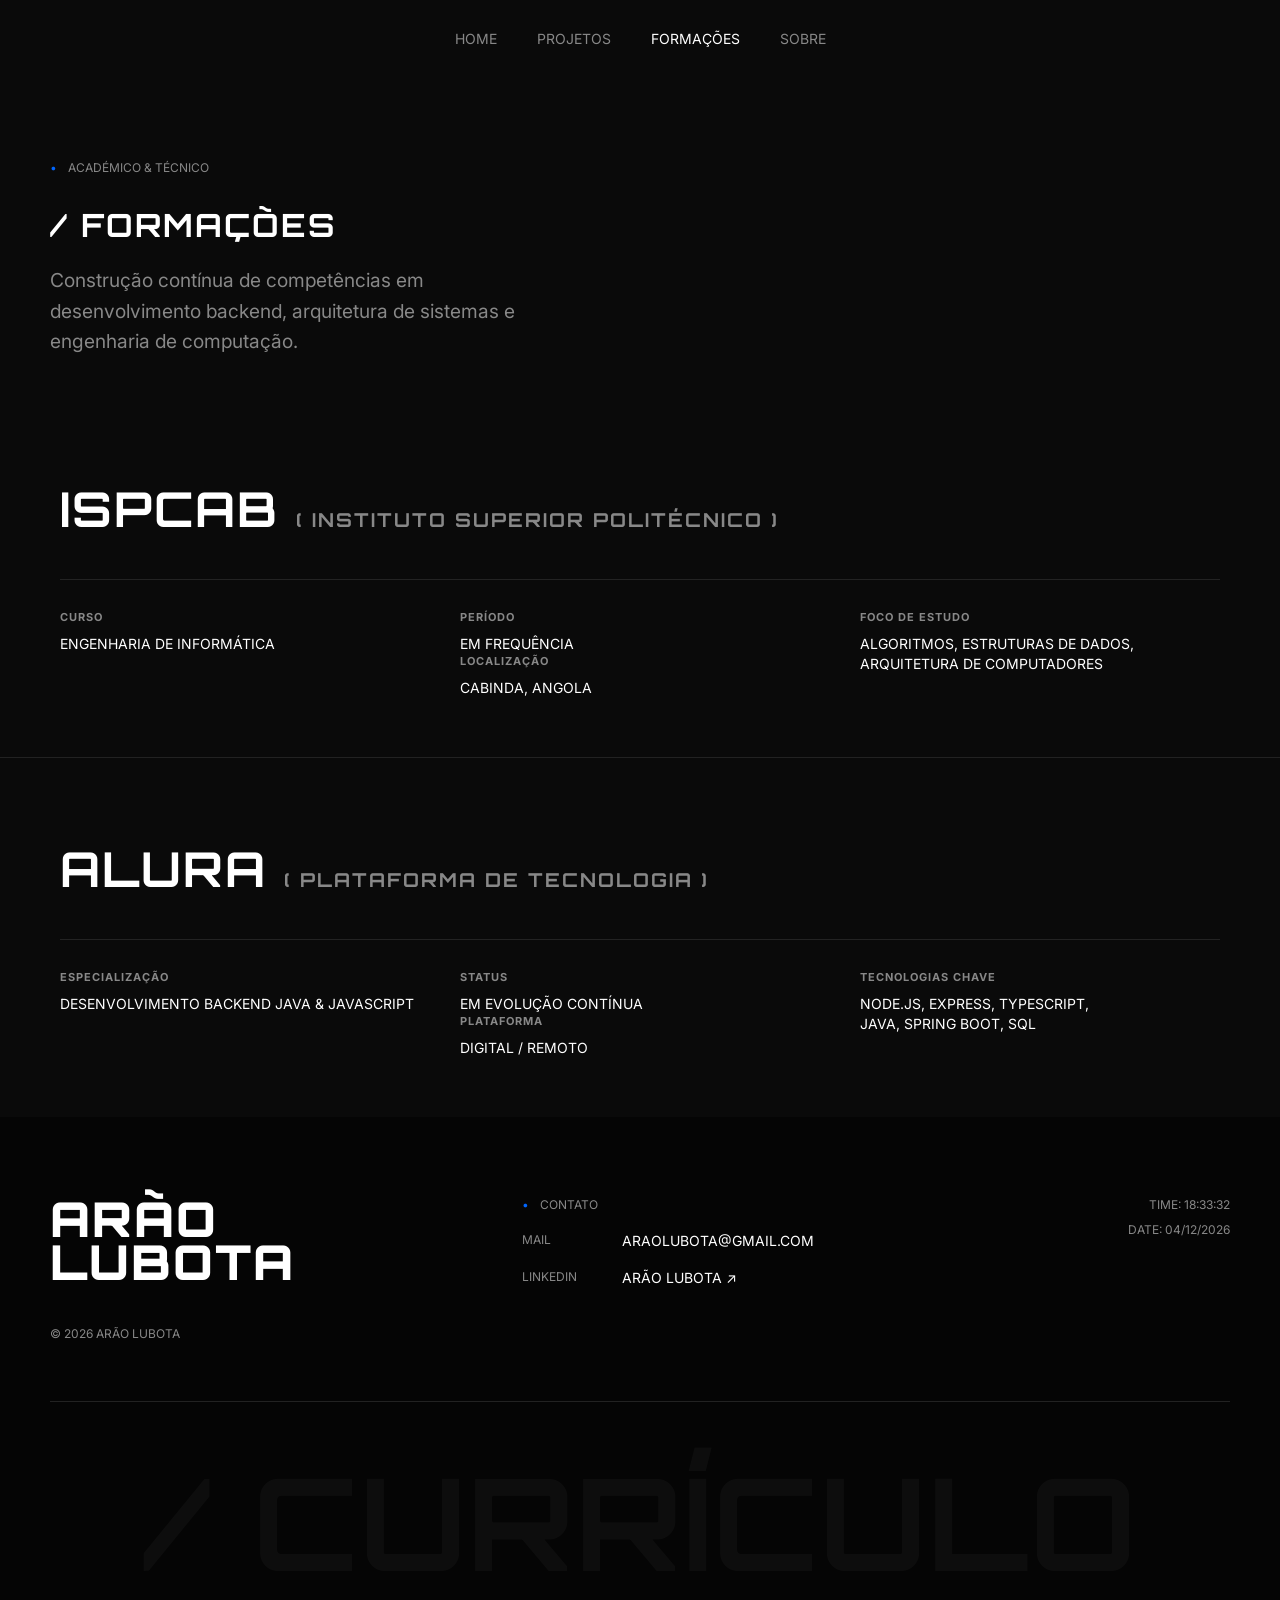
<file: formacoes.html>
<!DOCTYPE html>
<html lang="pt-br">

<head>
    <meta charset="UTF-8">
    <meta name="viewport" content="width=device-width, initial-scale=1.0">
    <link rel="icon" href="image/favicon.ico" type="image/favicon.ico">
    <title>Arão Lubota | Formações</title>
    <link rel="preconnect" href="https://fonts.googleapis.com">
    <link rel="preconnect" href="https://fonts.gstatic.com" crossorigin>
    <link
        href="https://fonts.googleapis.com/css2?family=Inter:wght@400;500;600&family=Orbitron:wght@700;900&display=swap"
        rel="stylesheet">

    <link rel="stylesheet" href="style/style.css">
</head>

<body>

    <nav class="navbar-container">
        <div class="navbar-menu">
            <a href="index.html" class="menu-item">Home</a>
            <a href="projetos.html" class="menu-item">Projetos</a>
            <a href="formacoes.html" class="menu-item active">Formações</a>
            <a href="sobre.html" class="menu-item">Sobre</a>
        </div>
    </nav>

    <!-- Cabeçalho da Página de Formações -->
    <section class="content-section" style="padding-top: 160px; padding-bottom: 40px;">
        <div class="info-container">
            <span class="bullet-intro"><span class="bullet-blue">•</span> ACADÉMICO & TÉCNICO</span>
            <div class="main-text">
                <h2 class="tech-font section-title">/ FORMAÇÕES</h2>
                <p class="description">
                    Construção contínua de competências em desenvolvimento backend, arquitetura de sistemas e engenharia
                    de computação.
                </p>
            </div>
        </div>
    </section>

    <!-- Bloco 1: Ensino Superior -->
    <section class="project-card" style="height: auto; min-height: 40vh; padding-top: 40px;">
        <div class="project-content">
            <div class="project-header">
                <h2 class="tech-font project-title">ISPCAB <span class="project-subtitle">( INSTITUTO SUPERIOR
                        POLITÉCNICO )</span></h2>
            </div>
            <div class="project-meta">
                <div class="meta-col">
                    <h3>CURSO</h3>
                    <p>ENGENHARIA DE INFORMÁTICA</p>
                </div>
                <div class="meta-col">
                    <h3>PERÍODO</h3>
                    <p>EM FREQUÊNCIA</p>
                    <h3>LOCALIZAÇÃO</h3>
                    <p>CABINDA, ANGOLA</p>
                </div>
                <div class="meta-col">
                    <h3>FOCO DE ESTUDO</h3>
                    <p>ALGORITMOS, ESTRUTURAS DE DADOS,<br>ARQUITETURA DE COMPUTADORES</p>
                </div>
            </div>
        </div>
    </section>

    <!-- Bloco 2: Especializações Técnicas -->
    <section class="project-card"
        style="height: auto; min-height: 40vh; padding-top: 40px; border-top: 1px solid #222222;">
        <div class="project-content">
            <div class="project-header">
                <h2 class="tech-font project-title">ALURA <span class="project-subtitle">( PLATAFORMA DE TECNOLOGIA
                        )</span></h2>
            </div>
            <div class="project-meta">
                <div class="meta-col">
                    <h3>ESPECIALIZAÇÃO</h3>
                    <p>DESENVOLVIMENTO BACKEND JAVA & JAVASCRIPT</p>
                </div>
                <div class="meta-col">
                    <h3>STATUS</h3>
                    <p>EM EVOLUÇÃO CONTÍNUA</p>
                    <h3>PLATAFORMA</h3>
                    <p>DIGITAL / REMOTO</p>
                </div>
                <div class="meta-col">
                    <h3>TECNOLOGIAS CHAVE</h3>
                    <p>NODE.JS, EXPRESS, TYPESCRIPT,<br>JAVA, SPRING BOOT, SQL</p>
                </div>
            </div>
        </div>
    </section>

    <footer class="site-footer">
        <div class="footer-top-grid">
            <div class="footer-brand tech-font">ARÃO<br>LUBOTA</div>
            <div class="footer-contact-block">
                <span class="contact-title"><span class="bullet-blue">•</span> CONTATO</span>
                <div class="contact-row">
                    <span class="contact-label">MAIL</span>
                    <a href="mailto:ARAOLUBOTA@GMAIL.COM" class="contact-value">ARAOLUBOTA@GMAIL.COM</a>
                </div>
                <div class="contact-row">
                    <span class="contact-label">LINKEDIN</span>
                    <a href="#" target="_blank" class="contact-value">ARÃO LUBOTA ↗</a>
                </div>
            </div>
            <div class="footer-metadata">
                <div>TIME: <span id="footer-time">00:00:00</span></div>
                <div>DATE: <span id="footer-date">00/00/0000</span></div>
            </div>
            <div class="footer-copyright">&copy; 2026 ARÃO LUBOTA</div>
        </div>
        <div class="footer-bottom-title">
            <h1 class="tech-font large-footer-text">/ CURRÍCULO</h1>
        </div>
        </section>

        <script src="js/script.js"></script>
</body>

</html>
</file>
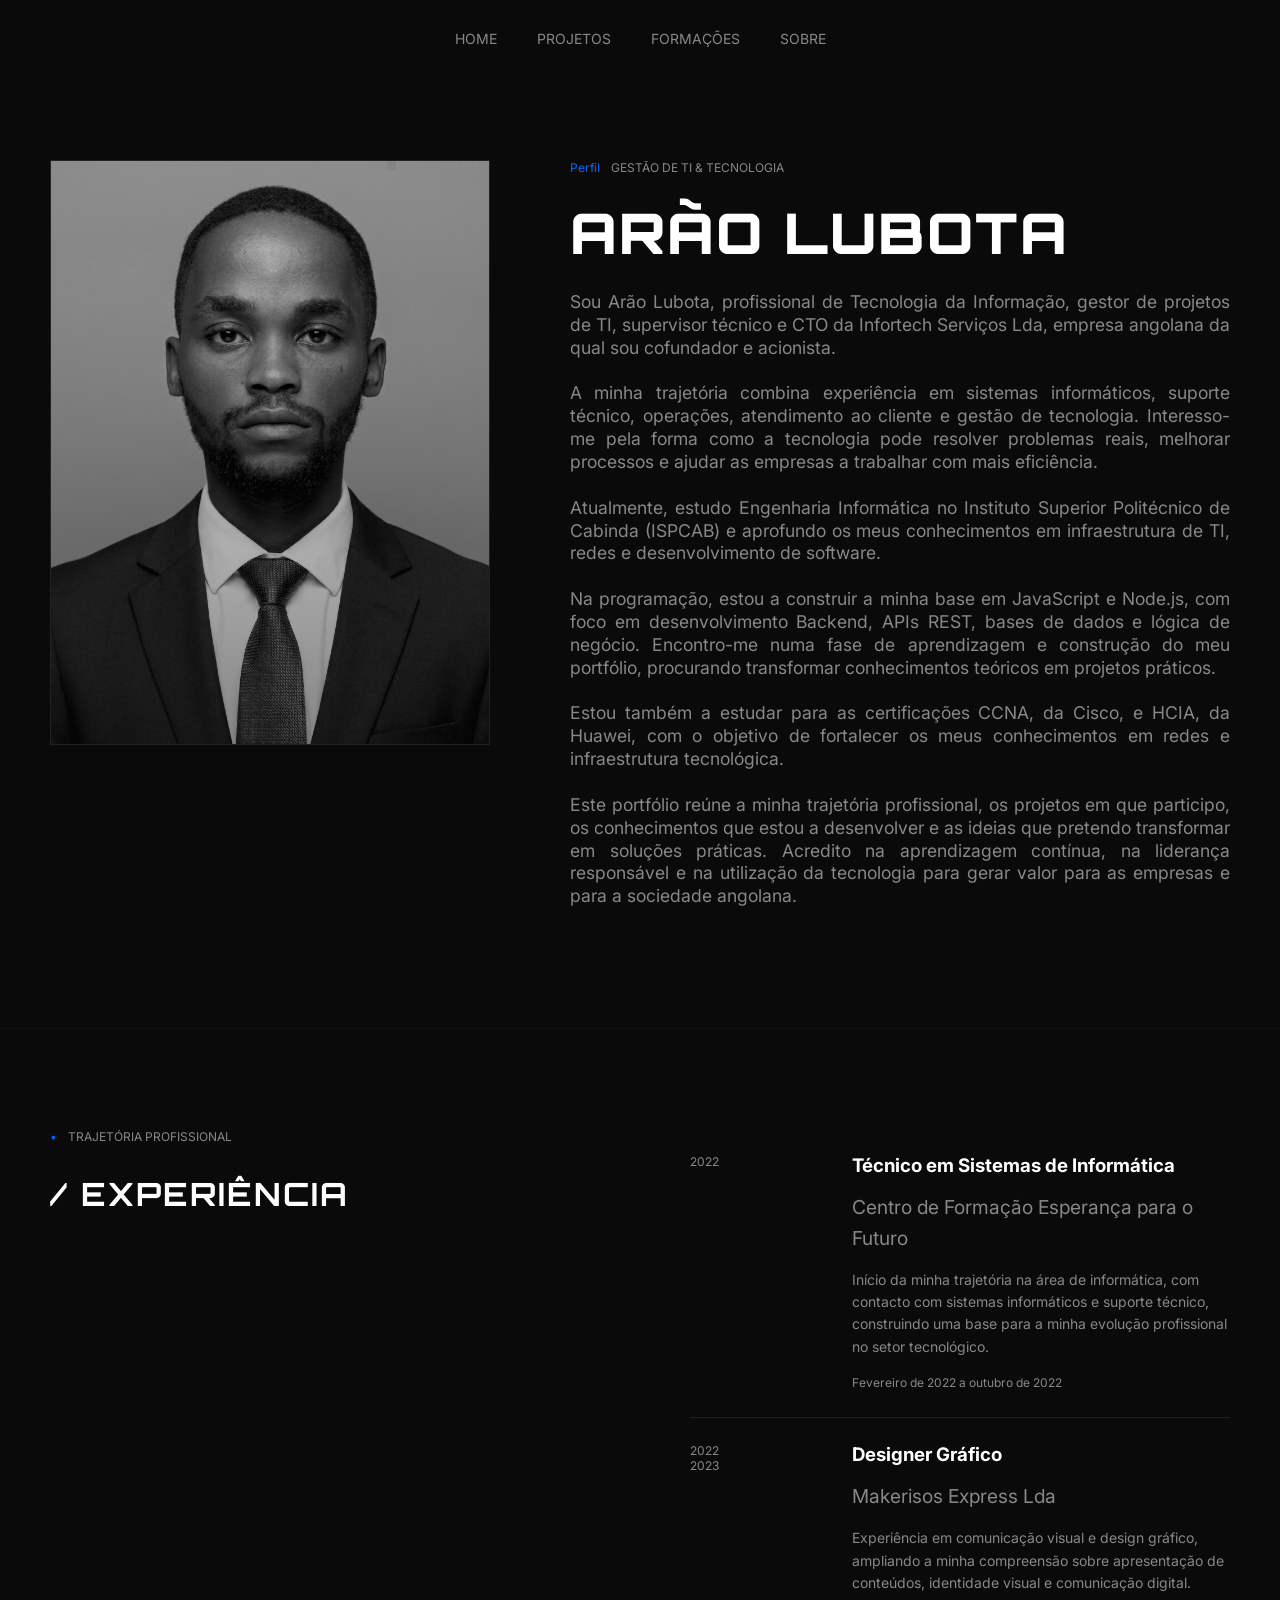
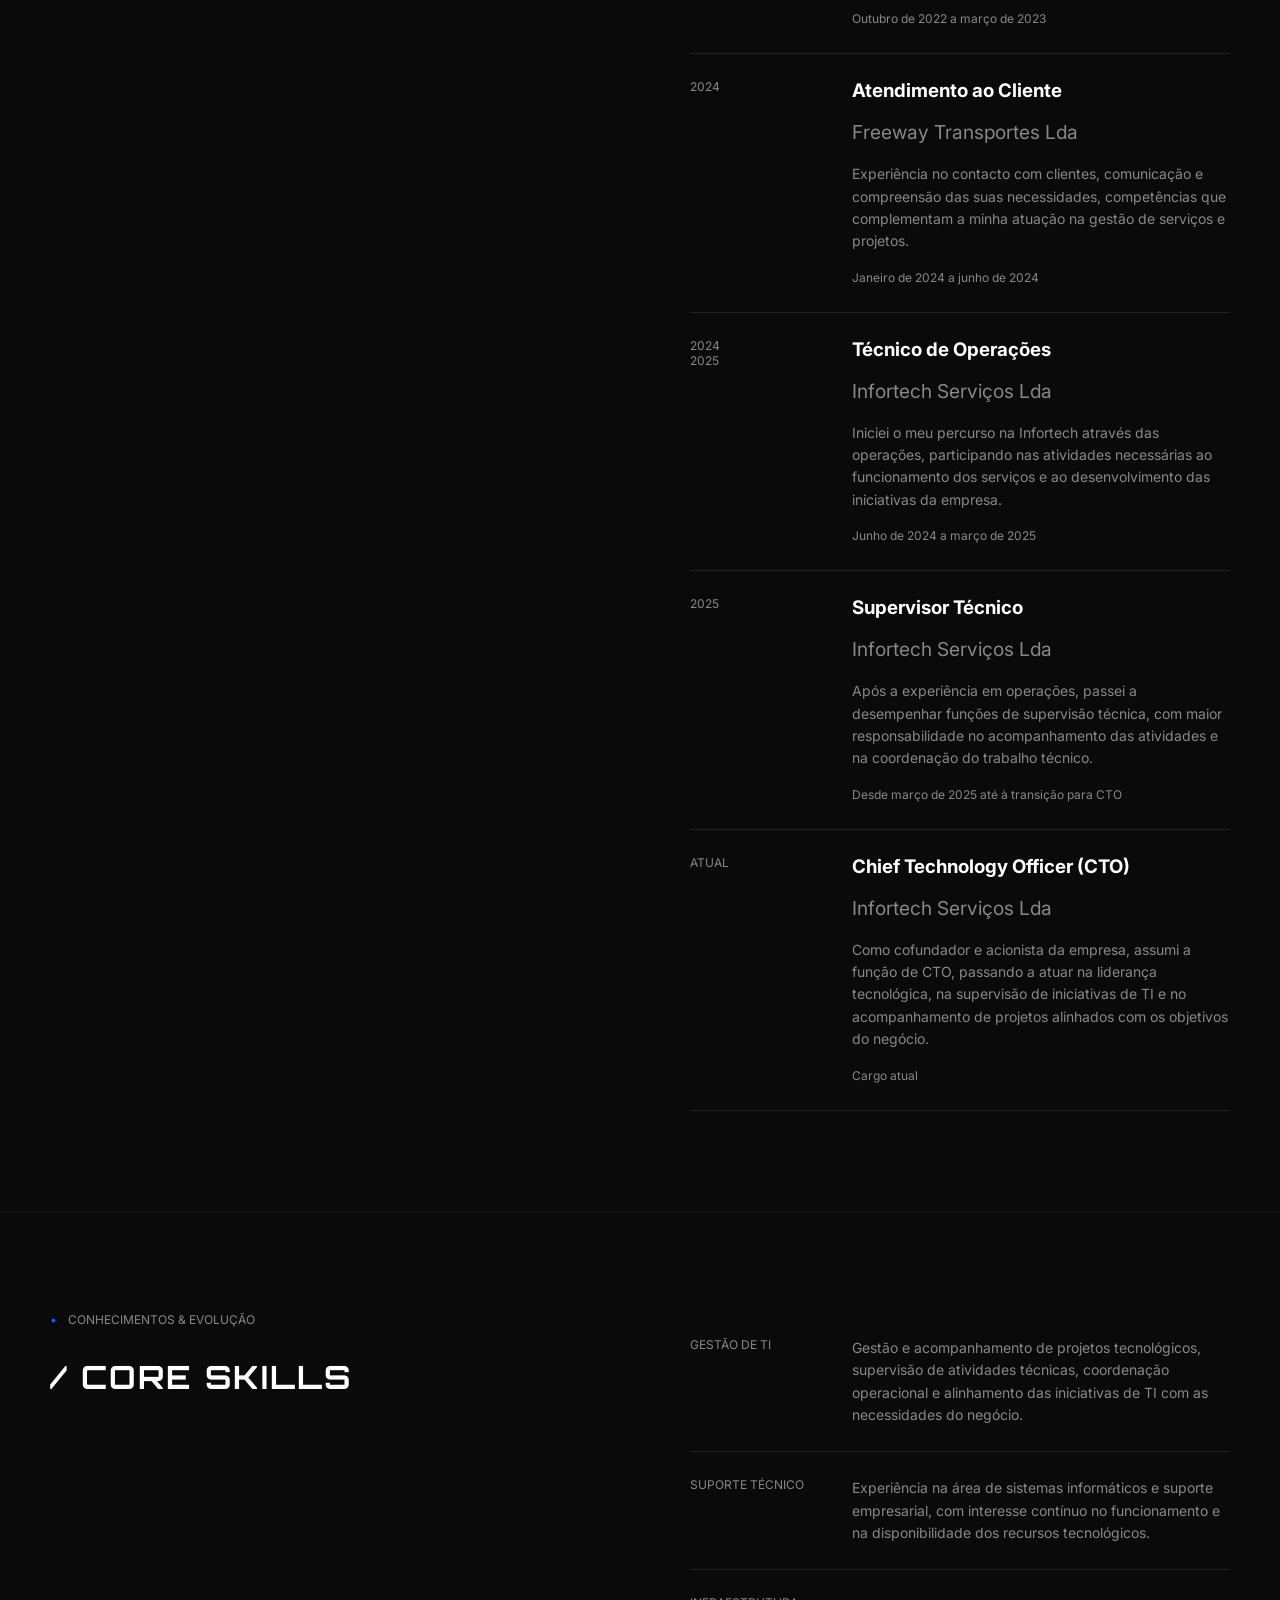
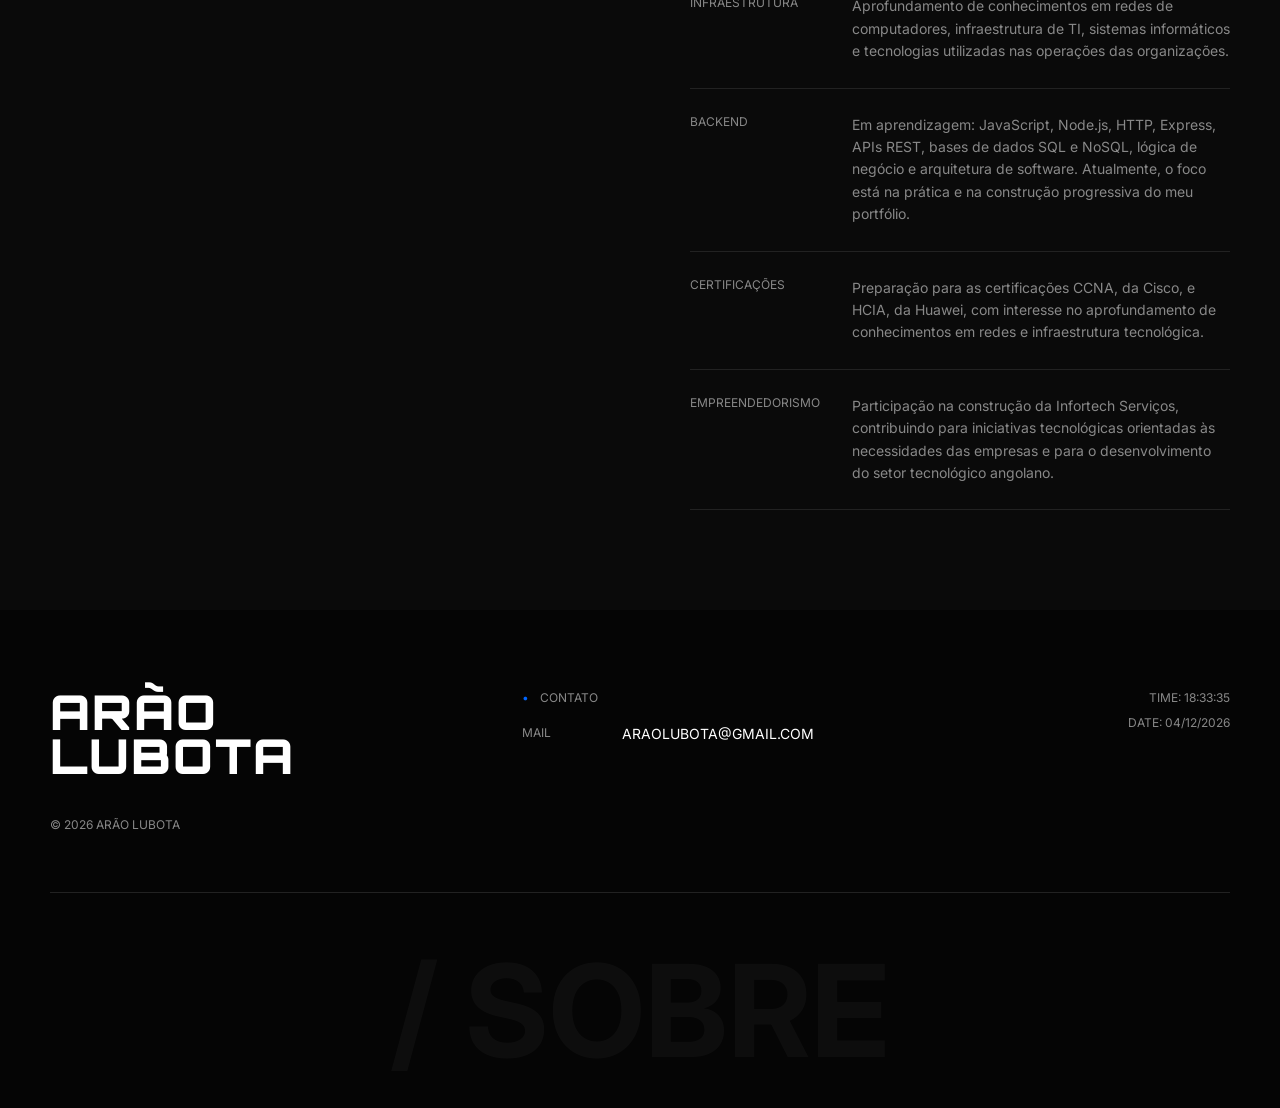
<file: sobre.html>
<!DOCTYPE html>
<html lang="pt-br">

<head>
    <meta charset="UTF-8">
    <meta name="viewport" content="width=device-width, initial-scale=1.0">

    <link rel="icon" href="image/favicon.ico" type="image/x-icon">

    <title>Arão Lubota | Sobre</title>

    <link rel="preconnect" href="https://fonts.googleapis.com">
    <link rel="preconnect" href="https://fonts.gstatic.com" crossorigin>

    <link
        href="https://fonts.googleapis.com/css2?family=Inter:wght@400;500;600&family=Orbitron:wght@700;900&display=swap"
        rel="stylesheet">

    <link rel="stylesheet" href="style/style.css">
</head>

<body>

    <nav class="navbar-container">
        <div class="navbar-menu">
            <a href="index.html" class="menu-item">Home</a>
            <a href="projetos.html" class="menu-item">Projetos</a>
            <a href="formacoes.html" class="menu-item">Formações</a>
            <a href="sobre.html" class="menu-item">Sobre</a>
        </div>
    </nav>

    <!-- PERFIL PROFISSIONAL -->
    <section class="sobre-grid-container">

        <div class="sobre-media-box">
            <img src="image/arao.jpg" alt="Arão Lubota" class="sobre-perfil-img">
            <div class="sobre-img-overlay"></div>
        </div>

        <div class="sobre-info-box">

            <span class="bullet-intro">
                <span class="bullet-blue">Perfil</span>
                GESTÃO DE TI & TECNOLOGIA
            </span>

            <h2 class="tech-font sobre-title">ARÃO LUBOTA</h2>

            <p class="sobre-bio">
                Sou Arão Lubota, profissional de Tecnologia da Informação,
                gestor de projetos de TI, supervisor técnico e CTO da
                Infortech Serviços Lda, empresa angolana da qual sou
                cofundador e acionista.

                <br><br>

                A minha trajetória combina experiência em sistemas
                informáticos, suporte técnico, operações, atendimento
                ao cliente e gestão de tecnologia. Interesso-me pela
                forma como a tecnologia pode resolver problemas reais,
                melhorar processos e ajudar as empresas a trabalhar
                com mais eficiência.

                <br><br>

                Atualmente, estudo Engenharia Informática no Instituto
                Superior Politécnico de Cabinda (ISPCAB) e aprofundo
                os meus conhecimentos em infraestrutura de TI, redes
                e desenvolvimento de software.

                <br><br>

                Na programação, estou a construir a minha base em
                JavaScript e Node.js, com foco em desenvolvimento
                Backend, APIs REST, bases de dados e lógica de negócio.
                Encontro-me numa fase de aprendizagem e construção
                do meu portfólio, procurando transformar conhecimentos
                teóricos em projetos práticos.

                <br><br>

                Estou também a estudar para as certificações CCNA,
                da Cisco, e HCIA, da Huawei, com o objetivo de
                fortalecer os meus conhecimentos em redes e
                infraestrutura tecnológica.

                <br><br>

                Este portfólio reúne a minha trajetória profissional,
                os projetos em que participo, os conhecimentos que
                estou a desenvolver e as ideias que pretendo transformar
                em soluções práticas.

                Acredito na aprendizagem contínua, na liderança
                responsável e na utilização da tecnologia para gerar
                valor para as empresas e para a sociedade angolana.
            </p>

        </div>

    </section>


    <!-- LINHA DO TEMPO PROFISSIONAL -->
    <section class="content-section" id="experiencia" style="border-top: 1px solid #111;">

        <div class="info-container">

            <span class="bullet-intro">
                <span class="bullet-blue">•</span>
                TRAJETÓRIA PROFISSIONAL
            </span>

            <div class="main-text">
                <h2 class="tech-font section-title">/ EXPERIÊNCIA</h2>
            </div>

        </div>

        <div class="stats-container">

            <div class="stats-row">

                <div class="stats-label">
                    2022
                </div>

                <div class="stats-data">

                    <h3>Técnico em Sistemas de Informática</h3>

                    <p class="description">
                        Centro de Formação Esperança para o Futuro
                    </p>

                    <p class="description" style="font-size: 14px;">
                        Início da minha trajetória na área de informática,
                        com contacto com sistemas informáticos e suporte
                        técnico, construindo uma base para a minha evolução
                        profissional no setor tecnológico.
                    </p>

                    <p class="description" style="font-size: 12px;">
                        Fevereiro de 2022 a outubro de 2022
                    </p>

                </div>

            </div>


            <div class="stats-row">

                <div class="stats-label">
                    2022<br>2023
                </div>

                <div class="stats-data">

                    <h3>Designer Gráfico</h3>

                    <p class="description">
                        Makerisos Express Lda
                    </p>

                    <p class="description" style="font-size: 14px;">
                        Experiência em comunicação visual e design gráfico,
                        ampliando a minha compreensão sobre apresentação
                        de conteúdos, identidade visual e comunicação digital.
                    </p>

                    <p class="description" style="font-size: 12px;">
                        Outubro de 2022 a março de 2023
                    </p>

                </div>

            </div>


            <div class="stats-row">

                <div class="stats-label">
                    2024
                </div>

                <div class="stats-data">

                    <h3>Atendimento ao Cliente</h3>

                    <p class="description">
                        Freeway Transportes Lda
                    </p>

                    <p class="description" style="font-size: 14px;">
                        Experiência no contacto com clientes, comunicação
                        e compreensão das suas necessidades, competências
                        que complementam a minha atuação na gestão de
                        serviços e projetos.
                    </p>

                    <p class="description" style="font-size: 12px;">
                        Janeiro de 2024 a junho de 2024
                    </p>

                </div>

            </div>


            <div class="stats-row">

                <div class="stats-label">
                    2024<br>2025
                </div>

                <div class="stats-data">

                    <h3>Técnico de Operações</h3>

                    <p class="description">
                        Infortech Serviços Lda
                    </p>

                    <p class="description" style="font-size: 14px;">
                        Iniciei o meu percurso na Infortech através
                        das operações, participando nas atividades
                        necessárias ao funcionamento dos serviços
                        e ao desenvolvimento das iniciativas da empresa.
                    </p>

                    <p class="description" style="font-size: 12px;">
                        Junho de 2024 a março de 2025
                    </p>

                </div>

            </div>


            <div class="stats-row">

                <div class="stats-label">
                    2025
                </div>

                <div class="stats-data">

                    <h3>Supervisor Técnico</h3>

                    <p class="description">
                        Infortech Serviços Lda
                    </p>

                    <p class="description" style="font-size: 14px;">
                        Após a experiência em operações, passei a
                        desempenhar funções de supervisão técnica,
                        com maior responsabilidade no acompanhamento
                        das atividades e na coordenação do trabalho técnico.
                    </p>

                    <p class="description" style="font-size: 12px;">
                        Desde março de 2025 até à transição para CTO
                    </p>

                </div>

            </div>


            <div class="stats-row">

                <div class="stats-label">
                    Atual
                </div>

                <div class="stats-data">

                    <h3>Chief Technology Officer (CTO)</h3>

                    <p class="description">
                        Infortech Serviços Lda
                    </p>

                    <p class="description" style="font-size: 14px;">
                        Como cofundador e acionista da empresa,
                        assumi a função de CTO, passando a atuar
                        na liderança tecnológica, na supervisão
                        de iniciativas de TI e no acompanhamento
                        de projetos alinhados com os objetivos do negócio.
                    </p>

                    <p class="description" style="font-size: 12px;">
                        Cargo atual
                    </p>

                </div>

            </div>

        </div>

    </section>


    <!-- COMPETÊNCIAS E ÁREAS DE DESENVOLVIMENTO -->
    <section class="content-section" id="competencias" style="border-top: 1px solid #111;">

        <div class="info-container">

            <span class="bullet-intro">
                <span class="bullet-blue">•</span>
                CONHECIMENTOS & EVOLUÇÃO
            </span>

            <div class="main-text">
                <h2 class="tech-font section-title">/ CORE SKILLS</h2>
            </div>

        </div>

        <div class="stats-container">

            <div class="stats-row">

                <div class="stats-label">
                    Gestão de TI
                </div>

                <div class="stats-data">

                    <p class="description" style="font-size: 14px;">
                        Gestão e acompanhamento de projetos tecnológicos,
                        supervisão de atividades técnicas, coordenação
                        operacional e alinhamento das iniciativas de TI
                        com as necessidades do negócio.
                    </p>

                </div>

            </div>


            <div class="stats-row">

                <div class="stats-label">
                    Suporte Técnico
                </div>

                <div class="stats-data">

                    <p class="description" style="font-size: 14px;">
                        Experiência na área de sistemas informáticos
                        e suporte empresarial, com interesse contínuo
                        no funcionamento e na disponibilidade dos
                        recursos tecnológicos.
                    </p>

                </div>

            </div>


            <div class="stats-row">

                <div class="stats-label">
                    Infraestrutura
                </div>

                <div class="stats-data">

                    <p class="description" style="font-size: 14px;">
                        Aprofundamento de conhecimentos em redes de
                        computadores, infraestrutura de TI, sistemas
                        informáticos e tecnologias utilizadas nas
                        operações das organizações.
                    </p>

                </div>

            </div>


            <div class="stats-row">

                <div class="stats-label">
                    Backend
                </div>

                <div class="stats-data">

                    <p class="description" style="font-size: 14px;">
                        Em aprendizagem: JavaScript, Node.js, HTTP,
                        Express, APIs REST, bases de dados SQL e NoSQL,
                        lógica de negócio e arquitetura de software.
                        Atualmente, o foco está na prática e na
                        construção progressiva do meu portfólio.
                    </p>

                </div>

            </div>


            <div class="stats-row">

                <div class="stats-label">
                    Certificações
                </div>

                <div class="stats-data">

                    <p class="description" style="font-size: 14px;">
                        Preparação para as certificações CCNA, da Cisco,
                        e HCIA, da Huawei, com interesse no aprofundamento
                        de conhecimentos em redes e infraestrutura
                        tecnológica.
                    </p>

                </div>

            </div>


            <div class="stats-row">

                <div class="stats-label">
                    Empreendedorismo
                </div>

                <div class="stats-data">

                    <p class="description" style="font-size: 14px;">
                        Participação na construção da Infortech Serviços,
                        contribuindo para iniciativas tecnológicas
                        orientadas às necessidades das empresas e para
                        o desenvolvimento do setor tecnológico angolano.
                    </p>

                </div>

            </div>

        </div>

    </section>


    <!-- RODAPÉ -->
    <footer class="site-footer">

        <div class="footer-top-grid">

            <div class="footer-brand tech-font">
                ARÃO<br>LUBOTA
            </div>

            <div class="footer-contact-block">

                <span class="contact-title">
                    <span class="bullet-blue">•</span>
                    CONTATO
                </span>

                <div class="contact-row">

                    <span class="contact-label">
                        MAIL
                    </span>

                    <a href="mailto:araolubota@gmail.com" class="contact-value">
                        ARAOLUBOTA@GMAIL.COM
                    </a>

                </div>

            </div>

            <div class="footer-metadata">
                <div>TIME: <span id="footer-time">00:00:00</span></div>
                <div>DATE: <span id="footer-date">00/00/0000</span></div>
            </div>

            <div class="footer-copyright">
                &copy; 2026 ARÃO LUBOTA
            </div>

        </div>

        <div class="footer-bottom-title">
            <h1 class="large-footer-text">/ SOBRE</h1>
        </div>

    </footer>

    <script src="js/script.js"></script>

</body>

</html>
</file>
<file: style/style.css>
/* ==========================================================================
   CONFIGURAÇÕES GERAIS E VARIÁVEIS (Estilo Técnico/Cyberpunk)
   ========================================================================== */
:root {
    --cor-fundo: #0a0a0a;
    /* Preto profundo de fundo */
    --cor-texto: #ffffff;
    /* Branco para legibilidade */
    --cor-secundaria: #888888;
    /* Cinza para metadados e subtítulos */
    --cor-azul-tech: #0066ff;
    /* O azul dos bullets indicadores */
    --fonte-principal: "Inter", sans-serif;
    --fonte-tech: "Orbitron", sans-serif;
}

* {
    margin: 0;
    padding: 0;
    box-sizing: border-box;
}

body {
    background-color: var(--cor-fundo);
    color: var(--cor-texto);
    font-family: var(--fonte-principal);
    overflow-x: hidden;
    /* Evita barras de rolagem horizontais indesejadas */
}

/* Tipografia Utilitária */
.tech-font {
    font-family: var(--fonte-tech);
    letter-spacing: 2px;
}

.bullet-blue {
    color: var(--cor-azul-tech);
    margin-right: 8px;
}

/* ==========================================================================
   BARRA DE NAVEGAÇÃO (Navbar)
   ========================================================================== */
.navbar-container {
    position: fixed;
    top: 0;
    left: 0;
    width: 100%;
    padding: 30px;
    z-index: 100;
    display: flex;
    justify-content: center;
    /* Centraliza o menu na tela */
}

.navbar-menu {
    display: flex;
    gap: 40px;
    /* Espaçamento entre os links */
}

.menu-item {
    color: var(--cor-secundaria);
    text-decoration: none;
    font-size: 14px;
    text-transform: uppercase;
    transition: color 0.3s ease;
}

.menu-item:hover,
.menu-item.active {
    color: var(--cor-texto);
}

/* ==========================================================================
   SECÇÃO HERO (Apresentação Principal com Vídeo)
   ========================================================================== */
.hero-section {
    position: relative;
    height: 100vh;
    display: flex;
    align-items: center;
    justify-content: center;
    overflow: hidden;
}

.bg-media {
    position: absolute;
    top: 0;
    left: 0;
    width: 100%;
    height: 100%;
    object-fit: cover;
    /* Garante que o vídeo cubra toda a área sem distorcer */
    z-index: 1;
    opacity: 0.4;
    /* Reduz a intensidade do vídeo para dar leitura ao texto */
}

.hero-content {
    position: relative;
    z-index: 2;
    text-align: center;
}

.title-large {
    font-size: 5rem;
    font-weight: 900;
    margin-bottom: 15px;
}

.hero-subtitle {
    font-size: 14px;
    color: var(--cor-secundaria);
    letter-spacing: 5px;
}

/* ==========================================================================
   NOVO: CARROSSEL DE TEXTO INFINITO (Marquee)
   ========================================================================== */
.marquee-container {
    background-color: #111111;
    /* Fundo ligeiramente mais claro que o corpo */
    border-top: 1px solid #222222;
    border-bottom: 1px solid #222222;
    padding: 10px 0;
    overflow: hidden;
    display: flex;
    width: 100vw;
}

.marquee-content {
    display: flex;
    white-space: nowrap;
    gap: 50px;
    padding-left: 50px;
    animation: moverCarrossel 25s linear infinite;
    /* Animação contínua */
    font-size: 1.rem;
    font-weight: 700;
    color: var(--cor-texto);
}

.marquee-content span {
    display: flex;
    align-items: center;
    gap: 50px;
}

/* Mecanismo da Animação do Carrossel */
@keyframes moverCarrossel {
    0% {
        transform: translate3d(0, 0, 0);
    }

    100% {
        transform: translate3d(-50%, 0, 0);
        /* Move exatamente metade para o loop ser invisível */
    }
}

/* ==========================================================================
   SECÇÃO DE CONTEÚDO E ESTATÍSTICAS
   ========================================================================== */
.content-section {
    padding: 100px 50px;
    display: grid;
    grid-template-columns: 1fr 1fr;
    /* Divide a tela em duas colunas */
    gap: 100px;
}

.bullet-intro {
    font-size: 12px;
    color: var(--cor-secundaria);
    display: block;
    margin-bottom: 30px;
}

.section-title {
    font-size: 2rem;
    margin-bottom: 20px;
}

.description {
    color: var(--cor-secundaria);
    font-size: 1.2rem;
    line-height: 1.6;
    max-width: 500px;
}

/* Estrutura das Linhas de Dados */
.stats-row {
    display: flex;
    border-bottom: 1px solid #222222;
    padding: 25px 0;
}

.stats-label {
    width: 30%;
    font-size: 12px;
    color: var(--cor-secundaria);
    text-transform: uppercase;
}

.stats-data {
    width: 70%;
    display: flex;
    flex-direction: column;
    gap: 15px;
}

.data-group {
    display: flex;
    align-items: baseline;
    gap: 15px;
}

.tech-number {
    font-size: 1.8rem;
    font-weight: 700;
}

.data-sub {
    font-size: 11px;
    color: var(--cor-secundaria);
}

/* ==========================================================================
   CARD DE PROJETO (Estilo Tela Cheia / Parallax simulado)
   ========================================================================== */
.project-card {
    position: relative;
    height: 80vh;
    overflow: hidden;
    display: flex;
    align-items: flex-end;
    /* Joga o conteúdo do projeto para a base do bloco */
    padding: 60px;
}

.project-bg-video {
    position: absolute;
    top: 0;
    left: 0;
    width: 100%;
    height: 100%;
    object-fit: cover;
    z-index: 1;
}

.project-overlay {
    position: absolute;
    top: 0;
    left: 0;
    width: 100%;
    height: 100%;
    background: linear-gradient(to top,
            rgba(10, 10, 10, 0.9) 20%,
            rgba(10, 10, 10, 0.2));
    z-index: 2;
}

.project-content {
    position: relative;
    z-index: 3;
    width: 100%;
}

.project-title {
    font-size: 3rem;
    margin-bottom: 40px;
}

.project-subtitle {
    font-size: 1.2rem;
    color: var(--cor-secundaria);
}

.project-meta {
    display: grid;
    grid-template-columns: repeat(3, 1fr);
    /* 3 colunas de metadados */
    gap: 40px;
    border-top: 1px solid rgba(255, 255, 255, 0.1);
    padding-top: 30px;
}

.meta-col h3 {
    font-size: 11px;
    color: var(--cor-secundaria);
    margin-bottom: 10px;
    letter-spacing: 1px;
}

.meta-col p {
    font-size: 14px;
    line-height: 1.4;
}

.showcase-link {
    display: inline-block;
    margin-top: 30px;
    color: var(--cor-texto);
    text-decoration: none;
    font-size: 12px;
    letter-spacing: 2px;
}

/* ==========================================================================
   GRID DE IMAGENS DIVIDIDAS (Split Grid)
   ========================================================================== */
.split-grid-section {
    display: grid;
    grid-template-columns: 1fr 1fr;
    height: 70vh;
}

.split-column {
    overflow: hidden;
}

.grid-media {
    width: 100%;
    height: 100%;
    object-fit: cover;
    filter: grayscale(100%);
    /* Mantém o padrão estético técnico pb */
    transition: filter 0.5s ease;
}

.grid-media:hover {
    filter: grayscale(0%);
    /* Revela a cor ao passar o mouse */
}

/* ==========================================================================
   RODAPÉ (Footer)
   ========================================================================== */
.site-footer {
    padding: 80px 50px 20px 50px;
    background-color: #050505;
}

.footer-top-grid {
    display: grid;
    grid-template-columns: 2fr 2fr 1fr;
    align-items: start;
    border-bottom: 1px solid #222222;
    padding-bottom: 60px;
}

.footer-brand {
    font-size: 3rem;
    font-weight: 900;
    line-height: 0.9;
}

.footer-contact-block {
    display: flex;
    flex-direction: column;
    gap: 20px;
}

.contact-title {
    font-size: 12px;
    color: var(--cor-secundaria);
}

.contact-row {
    display: flex;
    gap: 20px;
}

.contact-label {
    width: 80px;
    font-size: 12px;
    color: var(--cor-secundaria);
}

.contact-value {
    color: var(--cor-texto);
    text-decoration: none;
    font-size: 14px;
}

.footer-metadata {
    font-size: 12px;
    color: var(--cor-secundaria);
    display: flex;
    flex-direction: column;
    gap: 10px;
    text-align: right;
}

.footer-copyright {
    grid-column: 1 / -1;
    /* Ocupa toda a largura do grid inferior */
    margin-top: 40px;
    font-size: 12px;
    color: var(--cor-secundaria);
}

.footer-bottom-title {
    margin-top: 40px;
    text-align: center;
}

.large-footer-text {
    font-size: 8rem;
    opacity: 0.03;
    /* Texto gigante quase invisível ao fundo, típico do estilo */
    text-transform: uppercase;
}

.large-footer-text:hover{
    color: var(--cor-texto);
}
/* ==========================================================================
   RESPONSIVIDADE (Ajustes para ecrãs pequenos)
   ========================================================================== */
@media (max-width: 1000px) {

    .content-section,
    .split-grid-section,
    .footer-top-grid {
        grid-template-columns: 1fr;
        gap: 50px;
    }

    .project-meta {
        grid-template-columns: 1fr;
    }

    .title-large {
        font-size: 3rem;
    }

    .large-footer-text {
        font-size: 4rem;
    }

    .footer-metadata {
        text-align: left;
    }
}

/* ==========================================================================
   ESTILOS ADICIONAIS PARA A PÁGINA SOBRE (Grelha Assimétrica)
   ========================================================================== */
.sobre-grid-container {
    padding: 160px 50px 80px 50px;
    display: grid;
    grid-template-columns: 4fr 6fr;
    /* Foto ocupa 40% e texto ocupa 60% */
    gap: 80px;
    align-items: start;
}

.sobre-media-box {
    position: relative;
    width: 100%;
    height: 65vh;
    border: 1px solid #222;
    overflow: hidden;
}

.sobre-perfil-img {
    width: 100%;
    height: 100%;
    object-fit: cover;
    filter: grayscale(100%) contrast(110%);
    transition: transform 0.5s ease;
}

.sobre-media-box:hover .sobre-perfil-img {
    transform: scale(1.02);
}

.sobre-img-overlay {
    position: absolute;
    top: 0;
    left: 0;
    width: 100%;
    height: 100%;
    background: linear-gradient(to top, rgba(10, 10, 10, 0.5), transparent);
}

.sobre-title {
    font-size: 3.5rem;
    font-weight: 900;
    margin-top: 10px;
    margin-bottom: 30px;
    line-height: 1;
}

.sobre-bio {
    color: var(--cor-secundaria);
    font-size: 1.1rem;
    line-height: 1.3;
    margin-bottom: 40px;
    text-align: justify;
}

/* Painéis de Informação Suspensa */
.sobre-paineis-suspensos {
    display: flex;
    flex-direction: column;
    gap: 20px;
}

.painel-item {
    border-left: 2px solid var(--cor-azul-tech);
    padding-left: 20px;
    padding-top: 5px;
    padding-bottom: 5px;
    background: linear-gradient(to right, rgba(0, 102, 255, 0.02), transparent);
    transition: background 0.3s ease;
}

.painel-item:hover {
    background: linear-gradient(to right, rgba(0, 102, 255, 0.05), transparent);
}

.painel-tag {
    display: block;
    font-size: 10px;
    color: var(--cor-azul-tech);
    margin-bottom: 5px;
}

.painel-dado {
    display: block;
    font-size: 1.1rem;
    font-weight: 600;
    color: var(--cor-texto);
}

.painel-sub {
    display: block;
    font-size: 12px;
    color: var(--cor-secundaria);
    margin-top: 2px;
}

/* Responsividade da Página Sobre */
@media (max-width: 1000px) {
    .sobre-grid-container {
        grid-template-columns: 1fr;
        padding-top: 120px;
        gap: 40px;
    }

    .sobre-media-box {
        height: 45vh;
    }

    .sobre-title {
        font-size: 2.5rem;
    }
}
</file>
